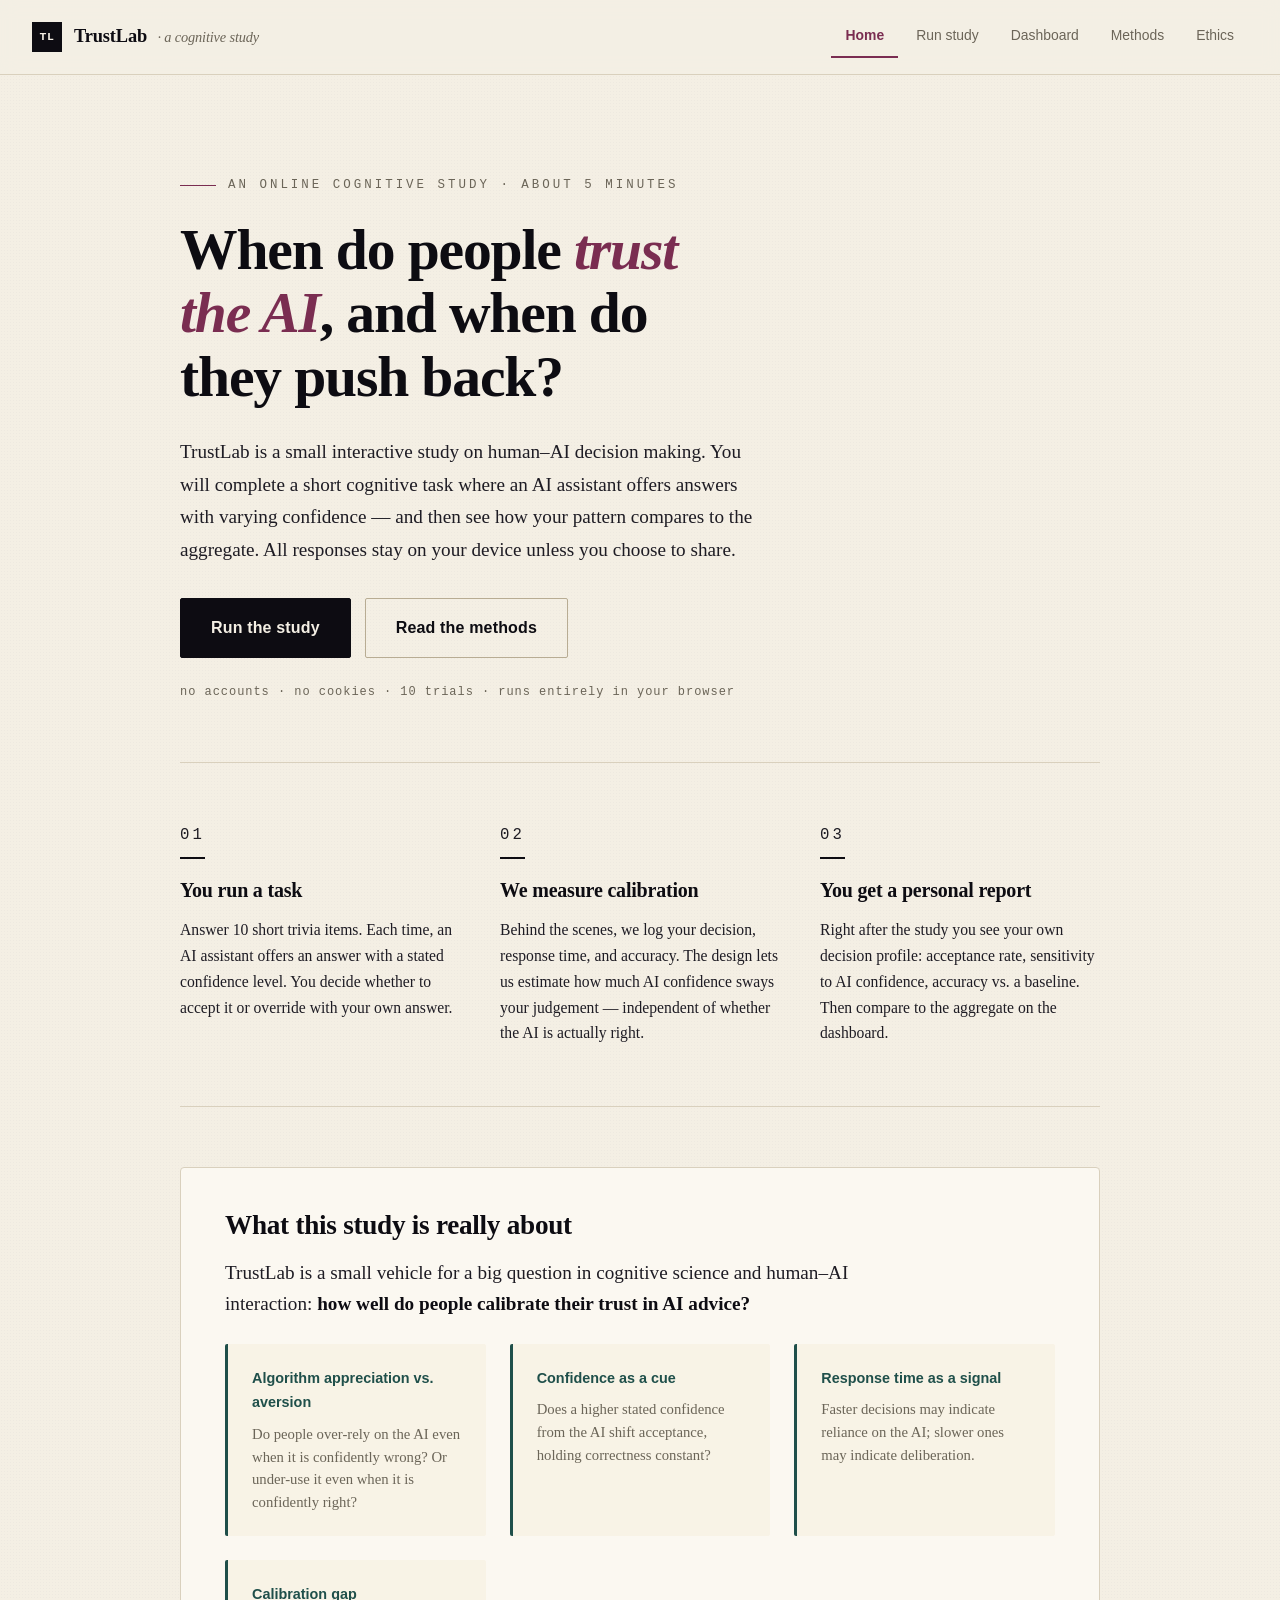
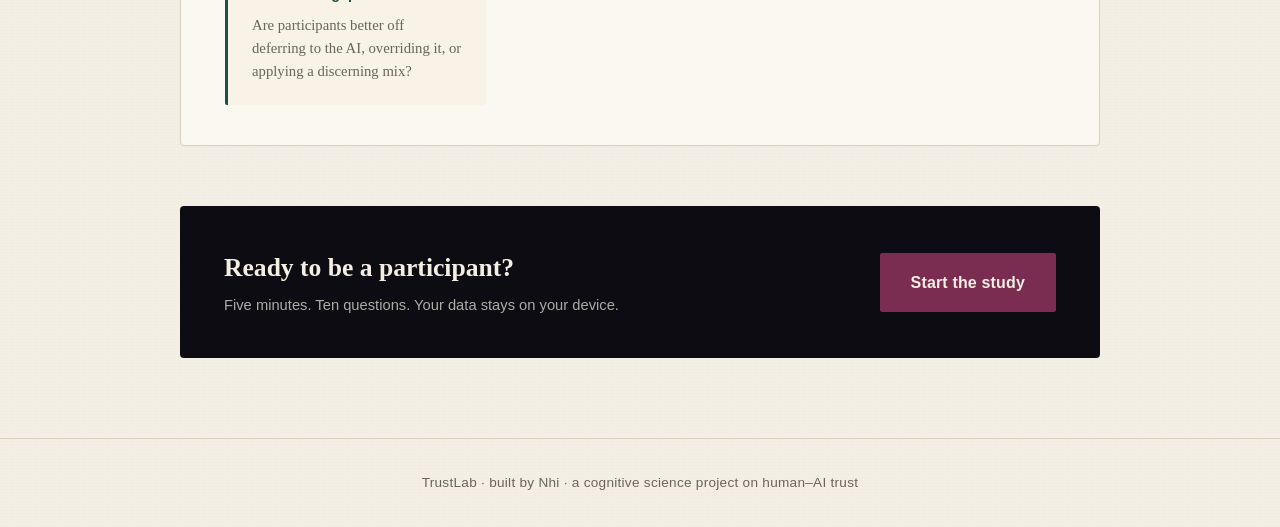
<file: index.html>
<!DOCTYPE html>
<html lang="en">
<head>
  <meta charset="UTF-8" />
  <meta name="viewport" content="width=device-width, initial-scale=1.0" />
  <title>TrustLab — Studying how people trust AI</title>
  <meta name="description" content="An interactive online study exploring how people calibrate trust in AI assistants. Run the experiment in 5 minutes and see your personal decision profile compared to the aggregate." />
  <link rel="icon" type="image/svg+xml" href="icons/icon.svg" />
  <link rel="stylesheet" href="css/base.css" />
  <link rel="stylesheet" href="css/home.css" />
</head>
<body>
  <header class="topbar">
    <a class="brand" href="index.html">
      <span class="brand__mark">TL</span>
      <span class="brand__name">TrustLab <em>· a cognitive study</em></span>
    </a>
    <nav class="nav">
      <a href="index.html">Home</a>
      <a href="experiment.html">Run study</a>
      <a href="dashboard.html">Dashboard</a>
      <a href="methodology.html">Methods</a>
      <a href="ethics.html">Ethics</a>
    </nav>
  </header>

  <main>
    <section class="hero">
      <p class="hero__kicker">An online cognitive study &middot; about 5 minutes</p>
      <h1 class="hero__title">
        When do people <em>trust the AI</em>, and when do they push back?
      </h1>
      <p class="hero__lede">
        TrustLab is a small interactive study on human&ndash;AI decision making.
        You will complete a short cognitive task where an AI assistant offers answers
        with varying confidence &mdash; and then see how your pattern compares to
        the aggregate. All responses stay on your device unless you choose to share.
      </p>
      <div class="hstack hero__cta">
        <a class="btn btn--primary btn--big" href="experiment.html">Run the study</a>
        <a class="btn btn--ghost btn--big" href="methodology.html">Read the methods</a>
      </div>
      <p class="hero__note">no accounts &middot; no cookies &middot; 10 trials &middot; runs entirely in your browser</p>
    </section>

    <section class="pillars">
      <article class="pillar">
        <p class="pillar__num">01</p>
        <h3>You run a task</h3>
        <p>Answer 10 short trivia items. Each time, an AI assistant offers an answer with a stated confidence level. You decide whether to accept it or override with your own answer.</p>
      </article>
      <article class="pillar">
        <p class="pillar__num">02</p>
        <h3>We measure calibration</h3>
        <p>Behind the scenes, we log your decision, response time, and accuracy. The design lets us estimate how much AI confidence sways your judgement &mdash; independent of whether the AI is actually right.</p>
      </article>
      <article class="pillar">
        <p class="pillar__num">03</p>
        <h3>You get a personal report</h3>
        <p>Right after the study you see your own decision profile: acceptance rate, sensitivity to AI confidence, accuracy vs. a baseline. Then compare to the aggregate on the dashboard.</p>
      </article>
    </section>

    <section class="card constructs">
      <h2>What this study is really about</h2>
      <p class="lede">
        TrustLab is a small vehicle for a big question in cognitive science and human&ndash;AI interaction:
        <strong>how well do people calibrate their trust in AI advice?</strong>
      </p>
      <div class="grid-2 constructs__grid">
        <div>
          <h3>Algorithm appreciation vs. aversion</h3>
          <p class="muted">Do people over-rely on the AI even when it is confidently wrong? Or under-use it even when it is confidently right?</p>
        </div>
        <div>
          <h3>Confidence as a cue</h3>
          <p class="muted">Does a higher stated confidence from the AI shift acceptance, holding correctness constant?</p>
        </div>
        <div>
          <h3>Response time as a signal</h3>
          <p class="muted">Faster decisions may indicate reliance on the AI; slower ones may indicate deliberation.</p>
        </div>
        <div>
          <h3>Calibration gap</h3>
          <p class="muted">Are participants better off deferring to the AI, overriding it, or applying a discerning mix?</p>
        </div>
      </div>
    </section>

    <section class="cta-strip">
      <div>
        <h2>Ready to be a participant?</h2>
        <p class="muted">Five minutes. Ten questions. Your data stays on your device.</p>
      </div>
      <a class="btn btn--primary btn--big" href="experiment.html">Start the study</a>
    </section>
  </main>

  <footer class="footer">
    <p>TrustLab &middot; built by Nhi &middot; a cognitive science project on human&ndash;AI trust</p>
  </footer>

  <script src="js/nav.js"></script>
</body>
</html>
</file>
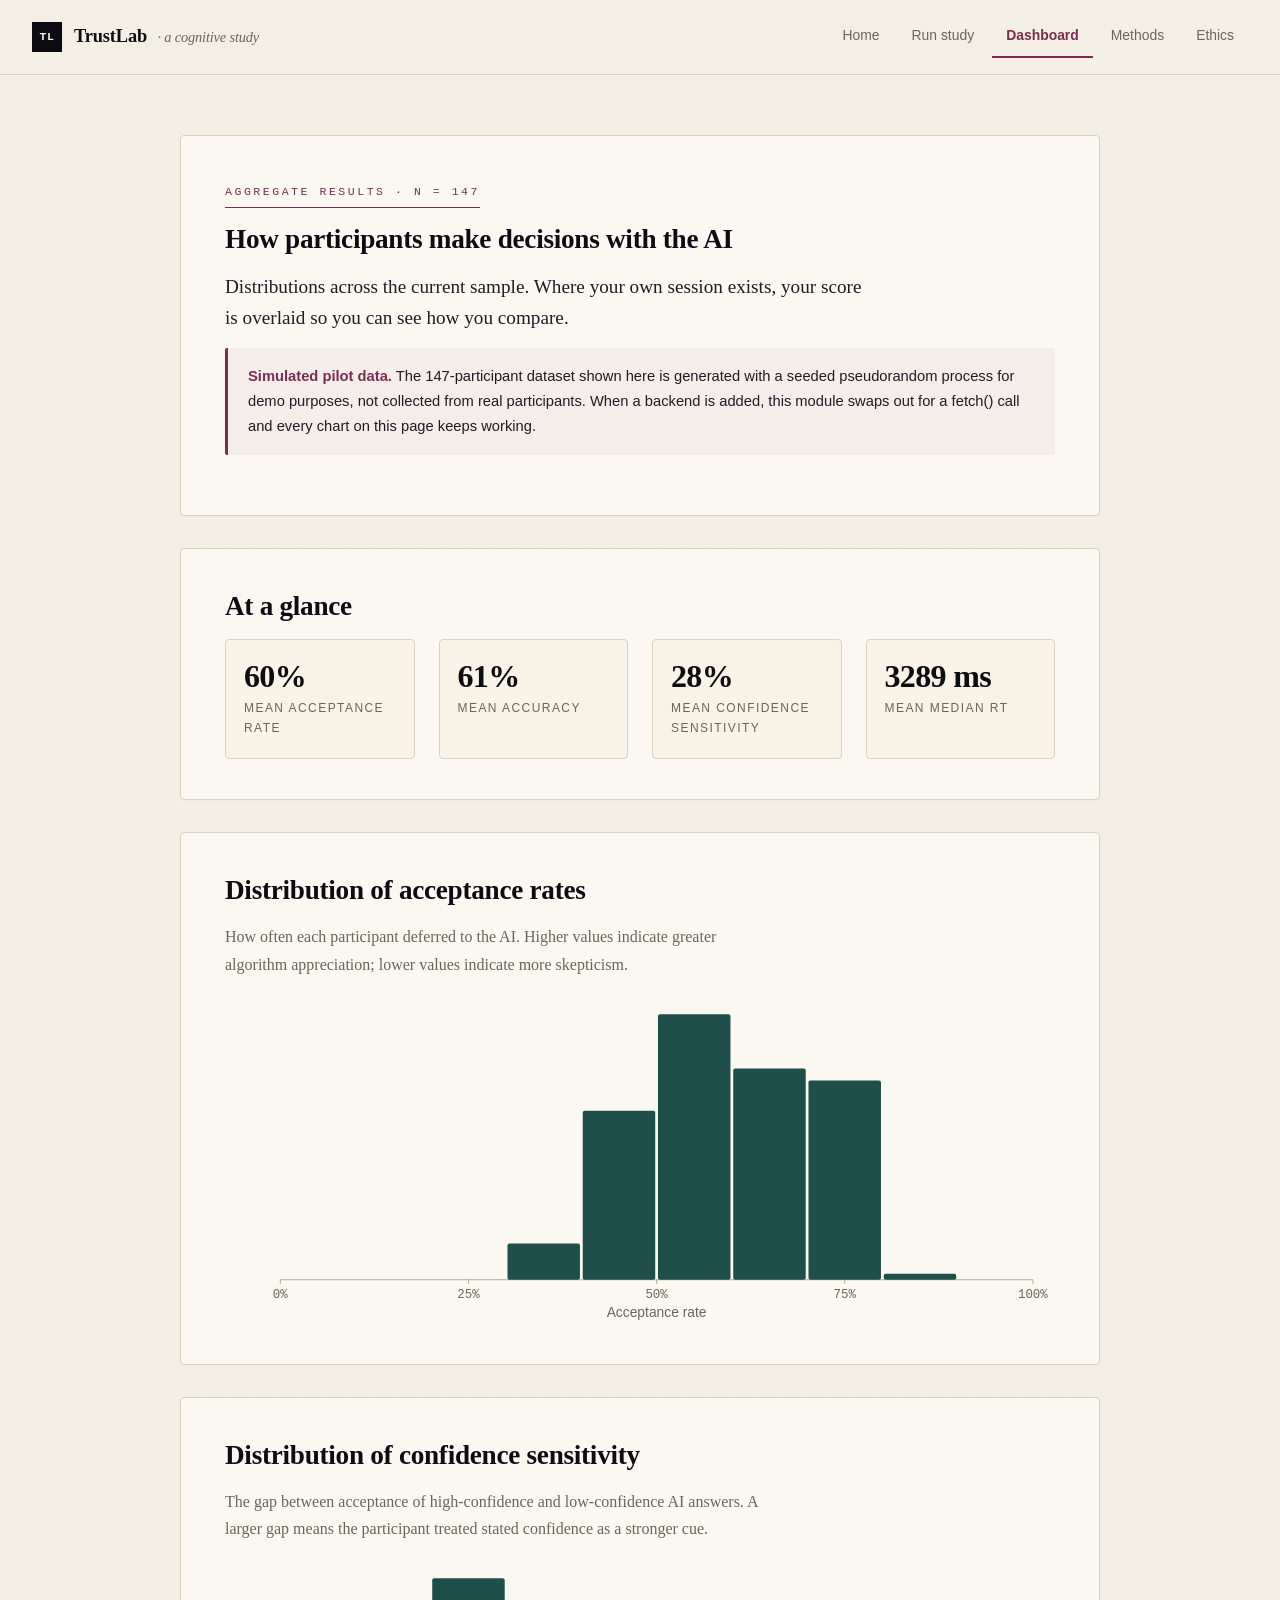
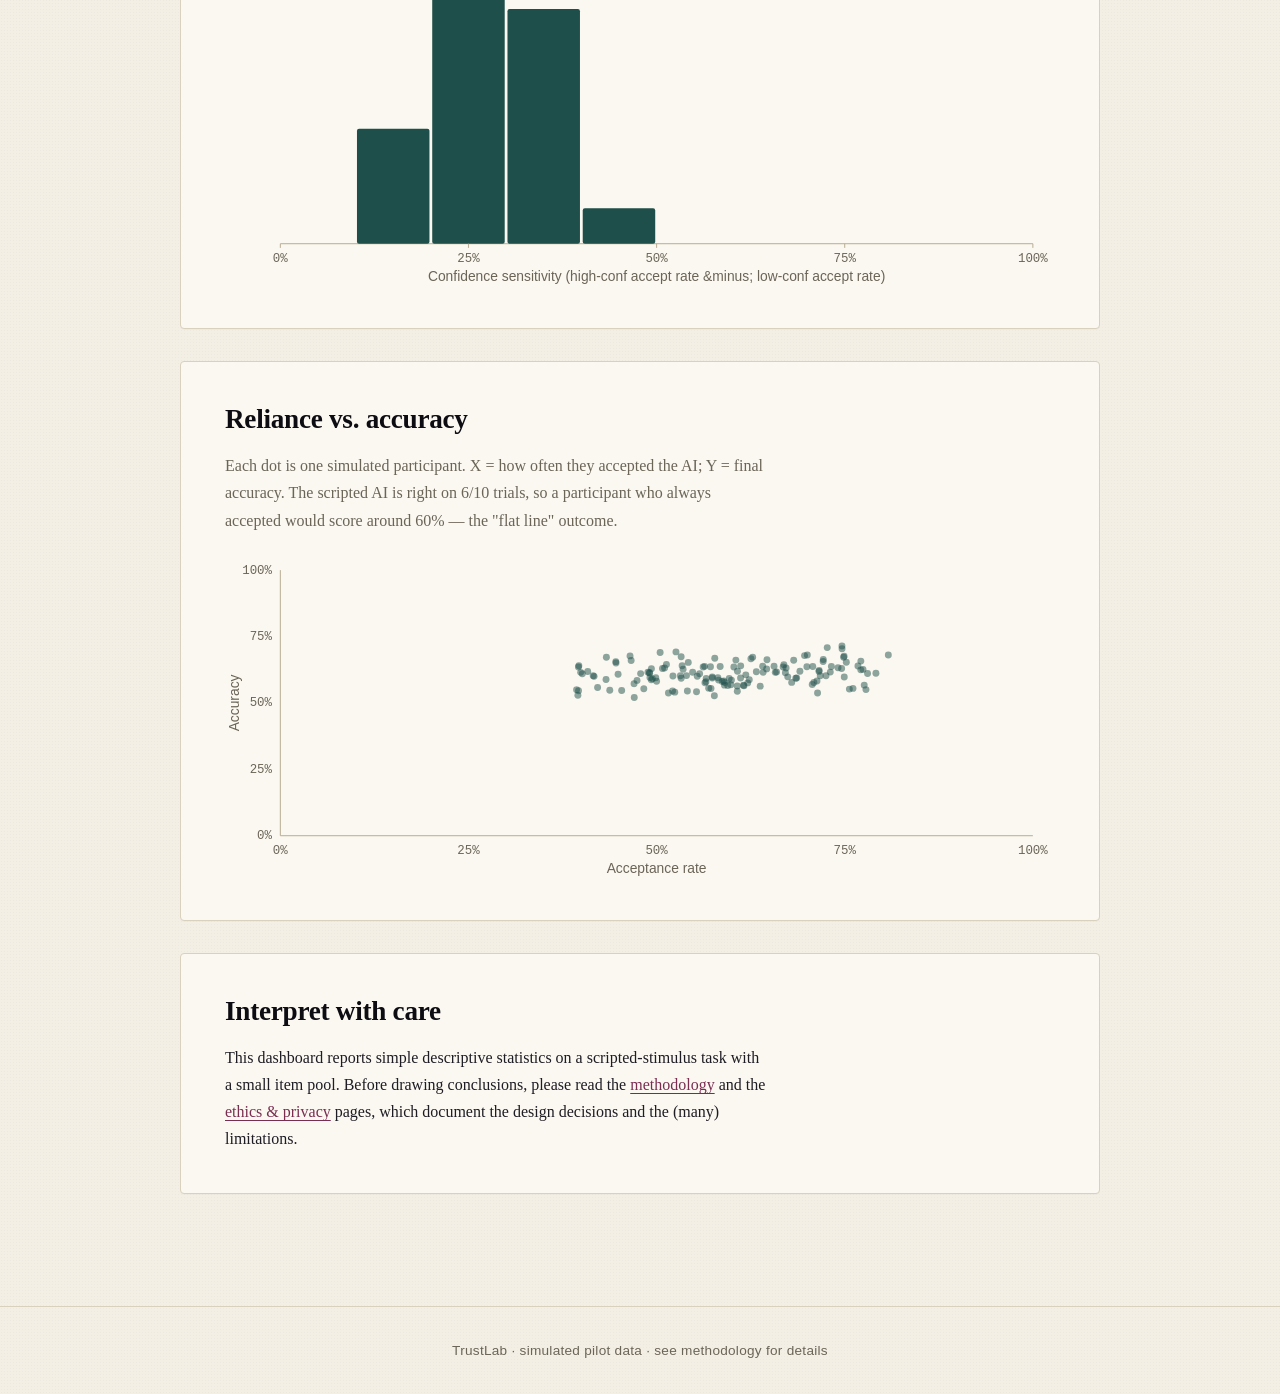
<file: dashboard.html>
<!DOCTYPE html>
<html lang="en">
<head>
  <meta charset="UTF-8" />
  <meta name="viewport" content="width=device-width, initial-scale=1.0" />
  <title>Aggregate dashboard — TrustLab</title>
  <link rel="icon" type="image/svg+xml" href="icons/icon.svg" />
  <link rel="stylesheet" href="css/base.css" />
  <link rel="stylesheet" href="css/data.css" />
</head>
<body>
  <header class="topbar">
    <a class="brand" href="index.html">
      <span class="brand__mark">TL</span>
      <span class="brand__name">TrustLab <em>· a cognitive study</em></span>
    </a>
    <nav class="nav">
      <a href="index.html">Home</a>
      <a href="experiment.html">Run study</a>
      <a href="dashboard.html">Dashboard</a>
      <a href="methodology.html">Methods</a>
      <a href="ethics.html">Ethics</a>
    </nav>
  </header>

  <svg class="chart-defs" aria-hidden="true">
    <defs>
      <linearGradient id="chart-grad-plum" x1="0" y1="0" x2="1" y2="0">
        <stop offset="0" stop-color="#7a2d51"/>
        <stop offset="1" stop-color="#a0426e"/>
      </linearGradient>
    </defs>
  </svg>

  <main>
    <div id="dash-root"></div>
  </main>

  <footer class="footer">
    <p>TrustLab &middot; simulated pilot data &middot; see methodology for details</p>
  </footer>

  <script src="js/store.js"></script>
  <script src="js/stimuli.js"></script>
  <script src="js/analytics.js"></script>
  <script src="js/aggregate.js"></script>
  <script src="js/charts.js"></script>
  <script src="js/dashboard.js"></script>
  <script src="js/nav.js"></script>
</body>
</html>
</file>
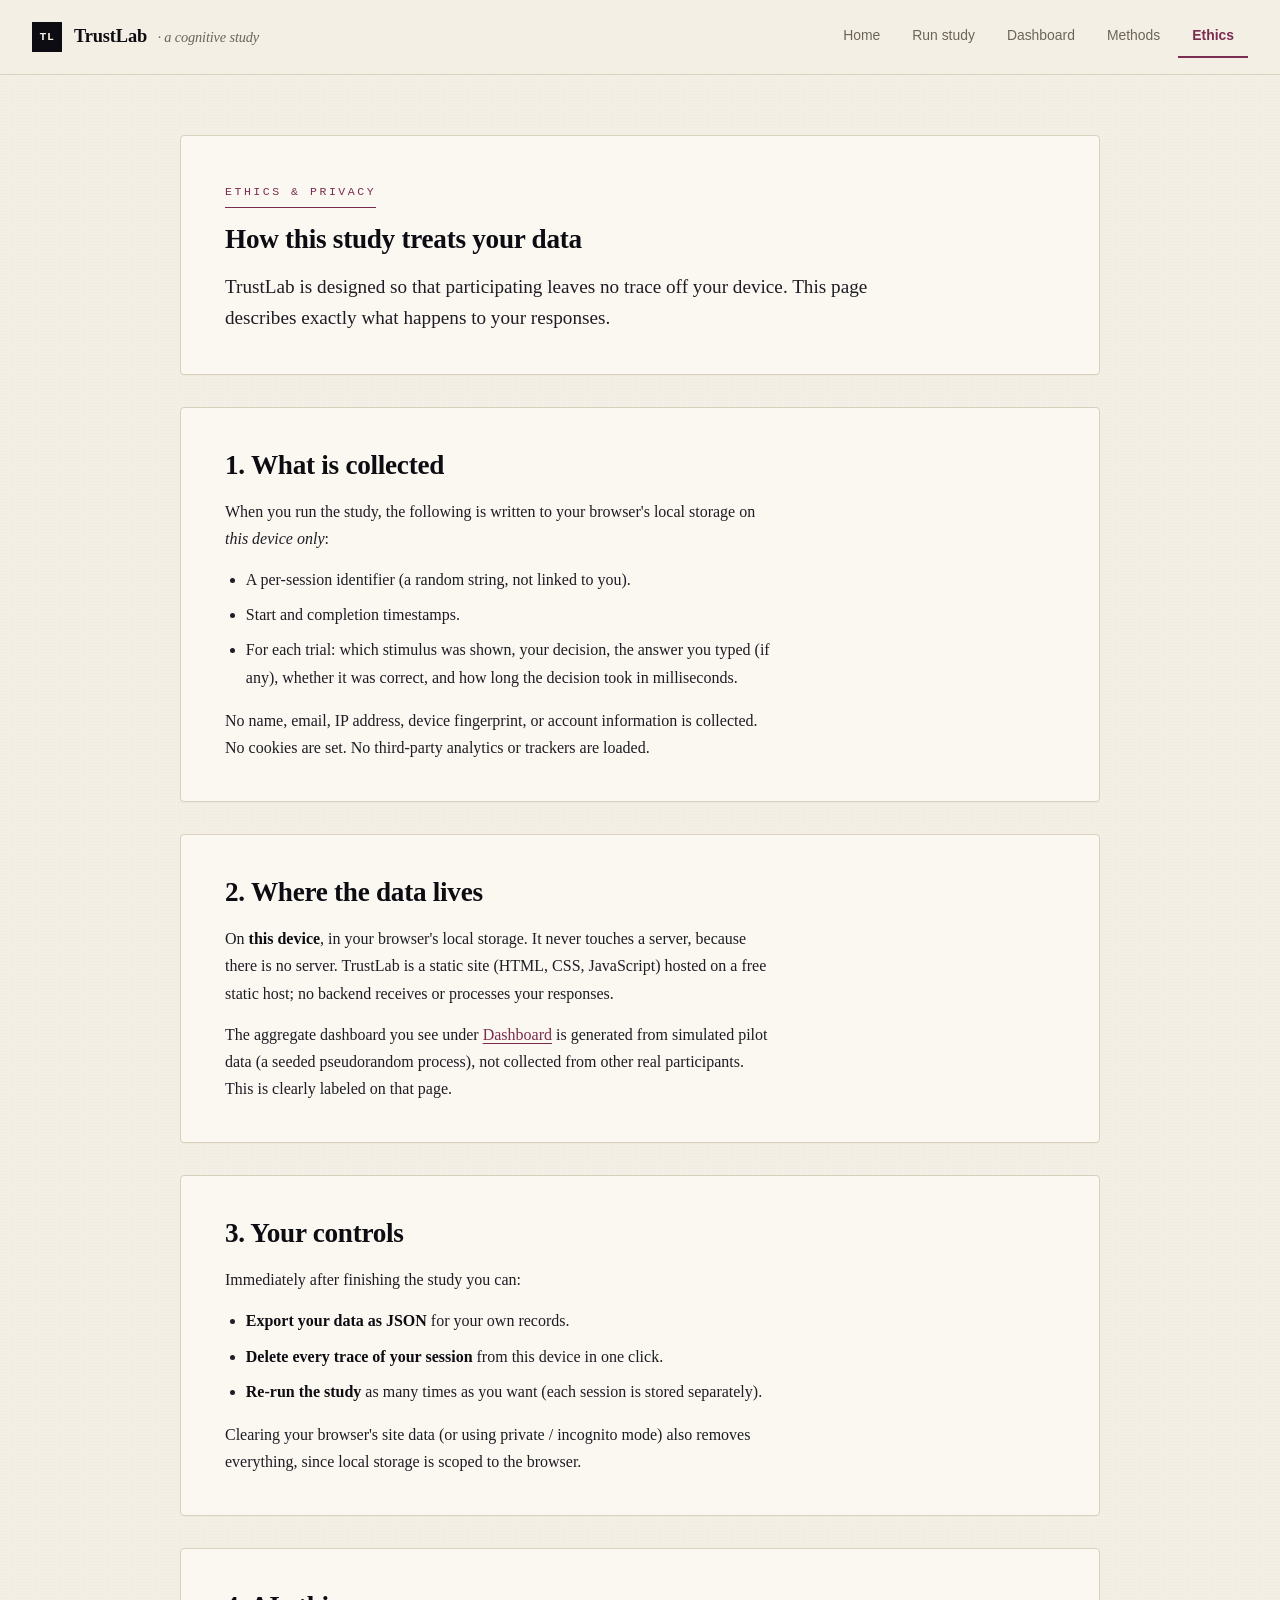
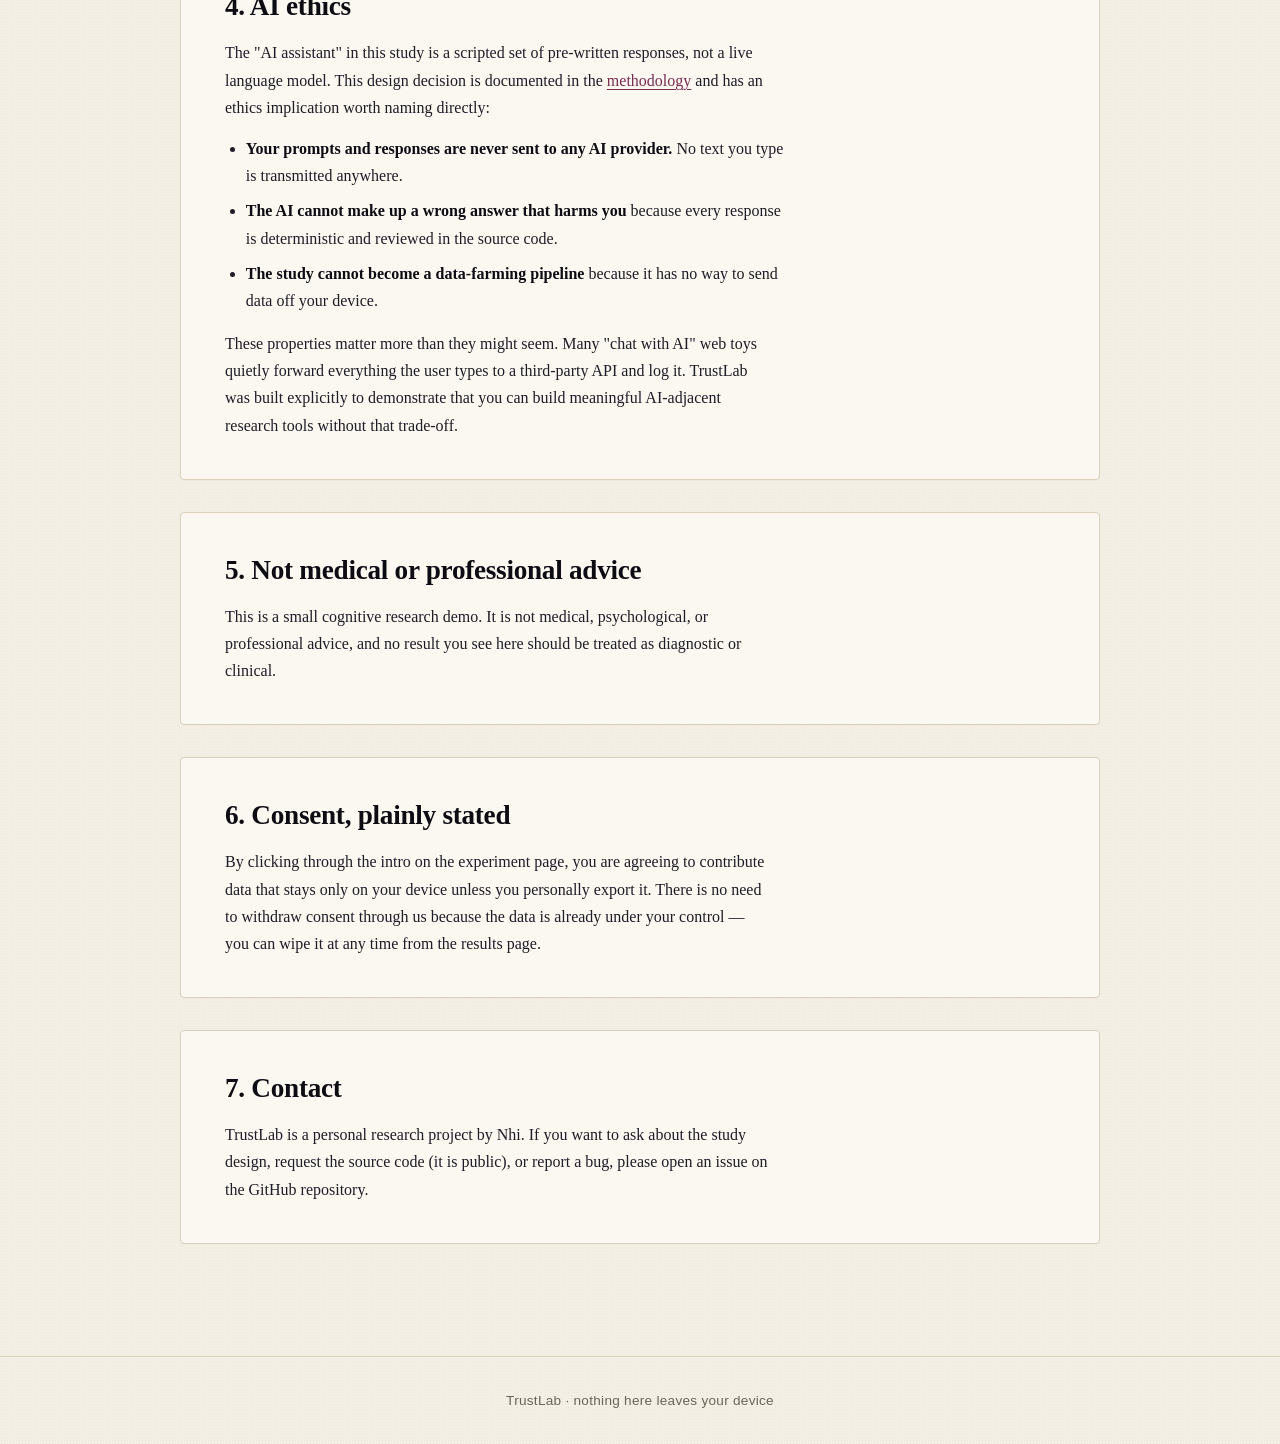
<file: ethics.html>
<!DOCTYPE html>
<html lang="en">
<head>
  <meta charset="UTF-8" />
  <meta name="viewport" content="width=device-width, initial-scale=1.0" />
  <title>Ethics &amp; privacy — TrustLab</title>
  <link rel="icon" type="image/svg+xml" href="icons/icon.svg" />
  <link rel="stylesheet" href="css/base.css" />
</head>
<body>
  <header class="topbar">
    <a class="brand" href="index.html">
      <span class="brand__mark">TL</span>
      <span class="brand__name">TrustLab <em>· a cognitive study</em></span>
    </a>
    <nav class="nav">
      <a href="index.html">Home</a>
      <a href="experiment.html">Run study</a>
      <a href="dashboard.html">Dashboard</a>
      <a href="methodology.html">Methods</a>
      <a href="ethics.html">Ethics</a>
    </nav>
  </header>

  <main>
    <section class="card">
      <p class="eyebrow">Ethics &amp; privacy</p>
      <h2>How this study treats your data</h2>
      <p class="lede">
        TrustLab is designed so that participating leaves no trace off your device.
        This page describes exactly what happens to your responses.
      </p>
    </section>

    <section class="card">
      <h2>1. What is collected</h2>
      <p>
        When you run the study, the following is written to your browser's local
        storage on <em>this device only</em>:
      </p>
      <ul style="margin-left:1.3rem;">
        <li>A per-session identifier (a random string, not linked to you).</li>
        <li>Start and completion timestamps.</li>
        <li>For each trial: which stimulus was shown, your decision, the answer you typed (if any), whether it was correct, and how long the decision took in milliseconds.</li>
      </ul>
      <p>
        No name, email, IP address, device fingerprint, or account information is
        collected. No cookies are set. No third-party analytics or trackers are loaded.
      </p>
    </section>

    <section class="card">
      <h2>2. Where the data lives</h2>
      <p>
        On <strong>this device</strong>, in your browser's local storage. It never
        touches a server, because there is no server. TrustLab is a static site
        (HTML, CSS, JavaScript) hosted on a free static host; no backend receives
        or processes your responses.
      </p>
      <p>
        The aggregate dashboard you see under <a class="link" href="dashboard.html">Dashboard</a>
        is generated from simulated pilot data (a seeded pseudorandom process), not
        collected from other real participants. This is clearly labeled on that page.
      </p>
    </section>

    <section class="card">
      <h2>3. Your controls</h2>
      <p>Immediately after finishing the study you can:</p>
      <ul style="margin-left:1.3rem;">
        <li><strong>Export your data as JSON</strong> for your own records.</li>
        <li><strong>Delete every trace of your session</strong> from this device in one click.</li>
        <li><strong>Re-run the study</strong> as many times as you want (each session is stored separately).</li>
      </ul>
      <p>Clearing your browser's site data (or using private / incognito mode) also removes everything, since local storage is scoped to the browser.</p>
    </section>

    <section class="card">
      <h2>4. AI ethics</h2>
      <p>
        The "AI assistant" in this study is a scripted set of pre-written responses,
        not a live language model. This design decision is documented in the
        <a class="link" href="methodology.html">methodology</a> and has an ethics
        implication worth naming directly:
      </p>
      <ul style="margin-left:1.3rem;">
        <li><strong>Your prompts and responses are never sent to any AI provider.</strong> No text you type is transmitted anywhere.</li>
        <li><strong>The AI cannot make up a wrong answer that harms you</strong> because every response is deterministic and reviewed in the source code.</li>
        <li><strong>The study cannot become a data-farming pipeline</strong> because it has no way to send data off your device.</li>
      </ul>
      <p>
        These properties matter more than they might seem. Many "chat with AI" web
        toys quietly forward everything the user types to a third-party API and log
        it. TrustLab was built explicitly to demonstrate that you can build meaningful
        AI-adjacent research tools without that trade-off.
      </p>
    </section>

    <section class="card">
      <h2>5. Not medical or professional advice</h2>
      <p>
        This is a small cognitive research demo. It is not medical, psychological,
        or professional advice, and no result you see here should be treated as
        diagnostic or clinical.
      </p>
    </section>

    <section class="card">
      <h2>6. Consent, plainly stated</h2>
      <p>
        By clicking through the intro on the experiment page, you are agreeing to
        contribute data that stays only on your device unless you personally export
        it. There is no need to withdraw consent through us because the data is
        already under your control &mdash; you can wipe it at any time from the
        results page.
      </p>
    </section>

    <section class="card">
      <h2>7. Contact</h2>
      <p>
        TrustLab is a personal research project by Nhi. If you want to ask about the
        study design, request the source code (it is public), or report a bug, please
        open an issue on the GitHub repository.
      </p>
    </section>
  </main>

  <footer class="footer">
    <p>TrustLab &middot; nothing here leaves your device</p>
  </footer>

  <script src="js/nav.js"></script>
</body>
</html>
</file>
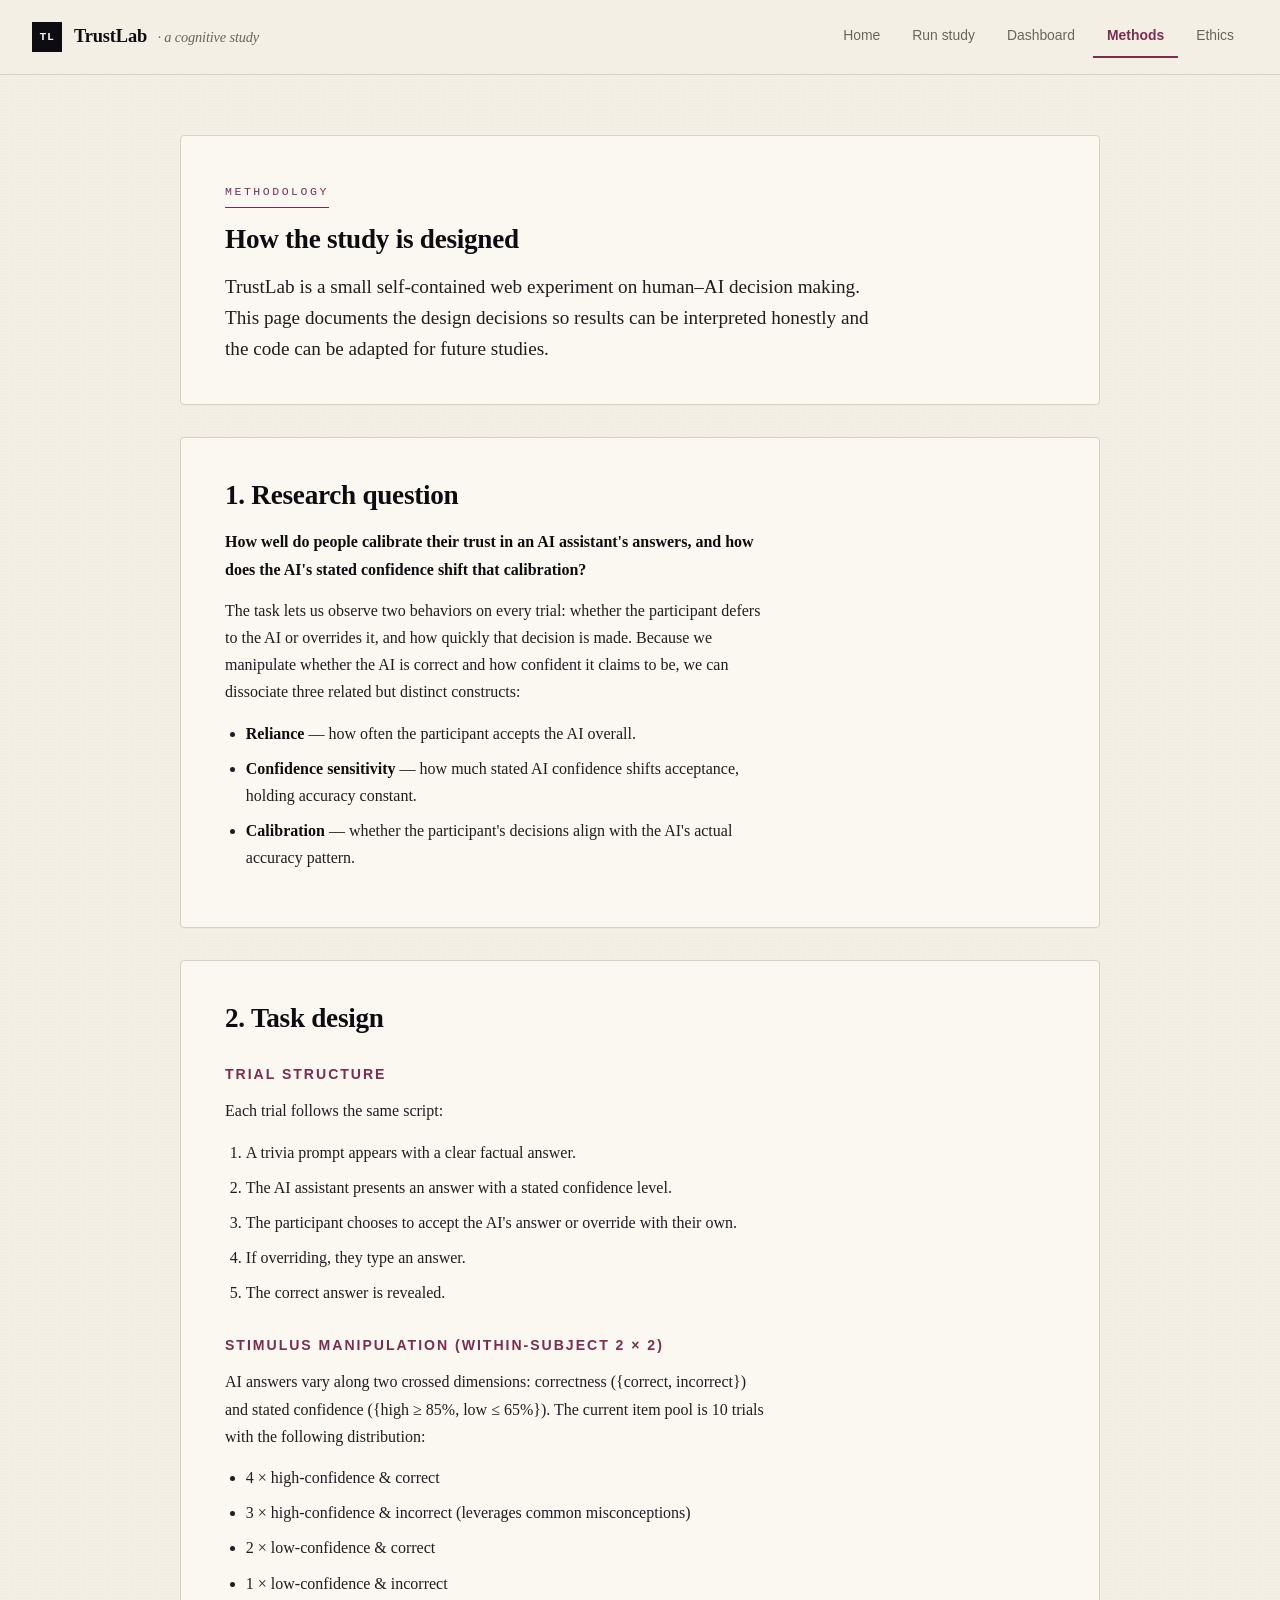
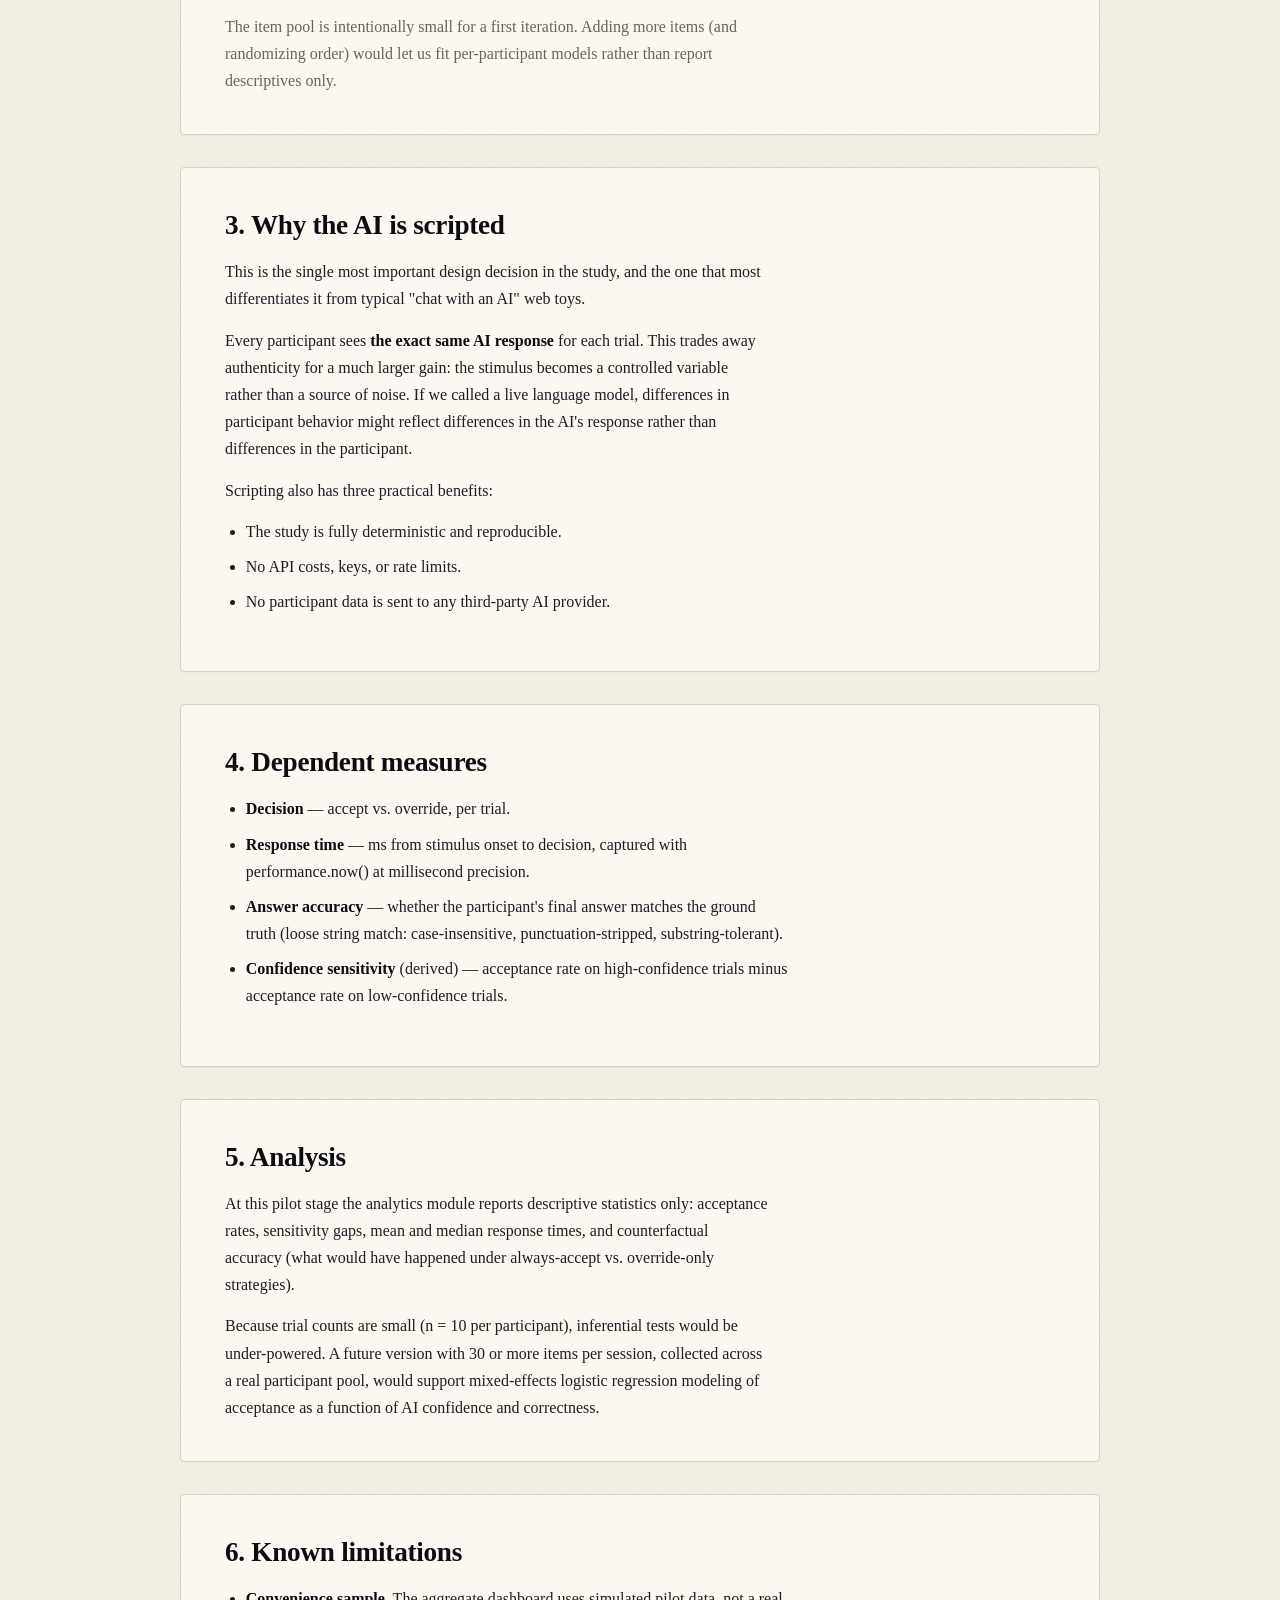
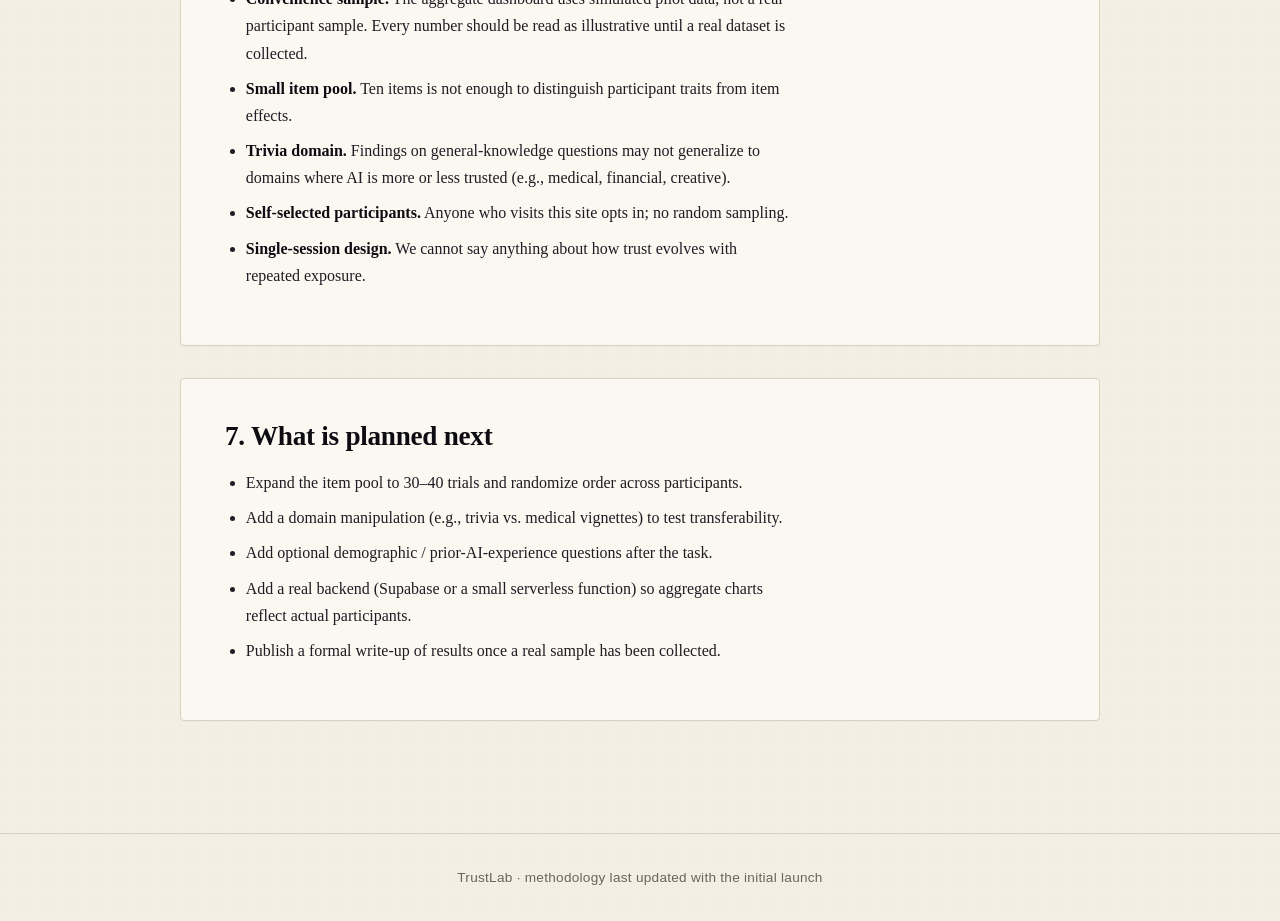
<file: methodology.html>
<!DOCTYPE html>
<html lang="en">
<head>
  <meta charset="UTF-8" />
  <meta name="viewport" content="width=device-width, initial-scale=1.0" />
  <title>Methodology — TrustLab</title>
  <link rel="icon" type="image/svg+xml" href="icons/icon.svg" />
  <link rel="stylesheet" href="css/base.css" />
</head>
<body>
  <header class="topbar">
    <a class="brand" href="index.html">
      <span class="brand__mark">TL</span>
      <span class="brand__name">TrustLab <em>· a cognitive study</em></span>
    </a>
    <nav class="nav">
      <a href="index.html">Home</a>
      <a href="experiment.html">Run study</a>
      <a href="dashboard.html">Dashboard</a>
      <a href="methodology.html">Methods</a>
      <a href="ethics.html">Ethics</a>
    </nav>
  </header>

  <main>
    <section class="card">
      <p class="eyebrow">Methodology</p>
      <h2>How the study is designed</h2>
      <p class="lede">
        TrustLab is a small self-contained web experiment on human&ndash;AI decision making.
        This page documents the design decisions so results can be interpreted honestly
        and the code can be adapted for future studies.
      </p>
    </section>

    <section class="card">
      <h2>1. Research question</h2>
      <p>
        <strong>How well do people calibrate their trust in an AI assistant's answers,
        and how does the AI's stated confidence shift that calibration?</strong>
      </p>
      <p>
        The task lets us observe two behaviors on every trial: whether the participant
        defers to the AI or overrides it, and how quickly that decision is made. Because
        we manipulate whether the AI is correct and how confident it claims to be, we
        can dissociate three related but distinct constructs:
      </p>
      <ul class="cs-list" style="margin-left:1.3rem;">
        <li><strong>Reliance</strong> &mdash; how often the participant accepts the AI overall.</li>
        <li><strong>Confidence sensitivity</strong> &mdash; how much stated AI confidence shifts acceptance, holding accuracy constant.</li>
        <li><strong>Calibration</strong> &mdash; whether the participant's decisions align with the AI's actual accuracy pattern.</li>
      </ul>
    </section>

    <section class="card">
      <h2>2. Task design</h2>
      <h3>Trial structure</h3>
      <p>Each trial follows the same script:</p>
      <ol style="margin-left:1.3rem;">
        <li>A trivia prompt appears with a clear factual answer.</li>
        <li>The AI assistant presents an answer with a stated confidence level.</li>
        <li>The participant chooses to accept the AI's answer or override with their own.</li>
        <li>If overriding, they type an answer.</li>
        <li>The correct answer is revealed.</li>
      </ol>
      <h3>Stimulus manipulation (within-subject 2 &times; 2)</h3>
      <p>
        AI answers vary along two crossed dimensions: correctness ({correct, incorrect})
        and stated confidence ({high &ge; 85%, low &le; 65%}). The current item pool is 10
        trials with the following distribution:
      </p>
      <ul style="margin-left:1.3rem;">
        <li>4 &times; high-confidence &amp; correct</li>
        <li>3 &times; high-confidence &amp; incorrect (leverages common misconceptions)</li>
        <li>2 &times; low-confidence &amp; correct</li>
        <li>1 &times; low-confidence &amp; incorrect</li>
      </ul>
      <p class="muted">
        The item pool is intentionally small for a first iteration. Adding more items
        (and randomizing order) would let us fit per-participant models rather than
        report descriptives only.
      </p>
    </section>

    <section class="card">
      <h2>3. Why the AI is scripted</h2>
      <p>
        This is the single most important design decision in the study, and the one
        that most differentiates it from typical "chat with an AI" web toys.
      </p>
      <p>
        Every participant sees <strong>the exact same AI response</strong> for each
        trial. This trades away authenticity for a much larger gain: the stimulus
        becomes a controlled variable rather than a source of noise. If we called a
        live language model, differences in participant behavior might reflect
        differences in the AI's response rather than differences in the participant.
      </p>
      <p>
        Scripting also has three practical benefits:
      </p>
      <ul style="margin-left:1.3rem;">
        <li>The study is fully deterministic and reproducible.</li>
        <li>No API costs, keys, or rate limits.</li>
        <li>No participant data is sent to any third-party AI provider.</li>
      </ul>
    </section>

    <section class="card">
      <h2>4. Dependent measures</h2>
      <ul style="margin-left:1.3rem;">
        <li><strong>Decision</strong> &mdash; accept vs. override, per trial.</li>
        <li><strong>Response time</strong> &mdash; ms from stimulus onset to decision, captured with performance.now() at millisecond precision.</li>
        <li><strong>Answer accuracy</strong> &mdash; whether the participant's final answer matches the ground truth (loose string match: case-insensitive, punctuation-stripped, substring-tolerant).</li>
        <li><strong>Confidence sensitivity</strong> (derived) &mdash; acceptance rate on high-confidence trials minus acceptance rate on low-confidence trials.</li>
      </ul>
    </section>

    <section class="card">
      <h2>5. Analysis</h2>
      <p>
        At this pilot stage the analytics module reports descriptive statistics only:
        acceptance rates, sensitivity gaps, mean and median response times, and
        counterfactual accuracy (what would have happened under always-accept vs.
        override-only strategies).
      </p>
      <p>
        Because trial counts are small (n = 10 per participant), inferential tests
        would be under-powered. A future version with 30 or more items per session,
        collected across a real participant pool, would support mixed-effects logistic
        regression modeling of acceptance as a function of AI confidence and correctness.
      </p>
    </section>

    <section class="card">
      <h2>6. Known limitations</h2>
      <ul style="margin-left:1.3rem;">
        <li><strong>Convenience sample.</strong> The aggregate dashboard uses simulated pilot data, not a real participant sample. Every number should be read as illustrative until a real dataset is collected.</li>
        <li><strong>Small item pool.</strong> Ten items is not enough to distinguish participant traits from item effects.</li>
        <li><strong>Trivia domain.</strong> Findings on general-knowledge questions may not generalize to domains where AI is more or less trusted (e.g., medical, financial, creative).</li>
        <li><strong>Self-selected participants.</strong> Anyone who visits this site opts in; no random sampling.</li>
        <li><strong>Single-session design.</strong> We cannot say anything about how trust evolves with repeated exposure.</li>
      </ul>
    </section>

    <section class="card">
      <h2>7. What is planned next</h2>
      <ul style="margin-left:1.3rem;">
        <li>Expand the item pool to 30&ndash;40 trials and randomize order across participants.</li>
        <li>Add a domain manipulation (e.g., trivia vs. medical vignettes) to test transferability.</li>
        <li>Add optional demographic / prior-AI-experience questions after the task.</li>
        <li>Add a real backend (Supabase or a small serverless function) so aggregate charts reflect actual participants.</li>
        <li>Publish a formal write-up of results once a real sample has been collected.</li>
      </ul>
    </section>
  </main>

  <footer class="footer">
    <p>TrustLab &middot; methodology last updated with the initial launch</p>
  </footer>

  <script src="js/nav.js"></script>
</body>
</html>
</file>
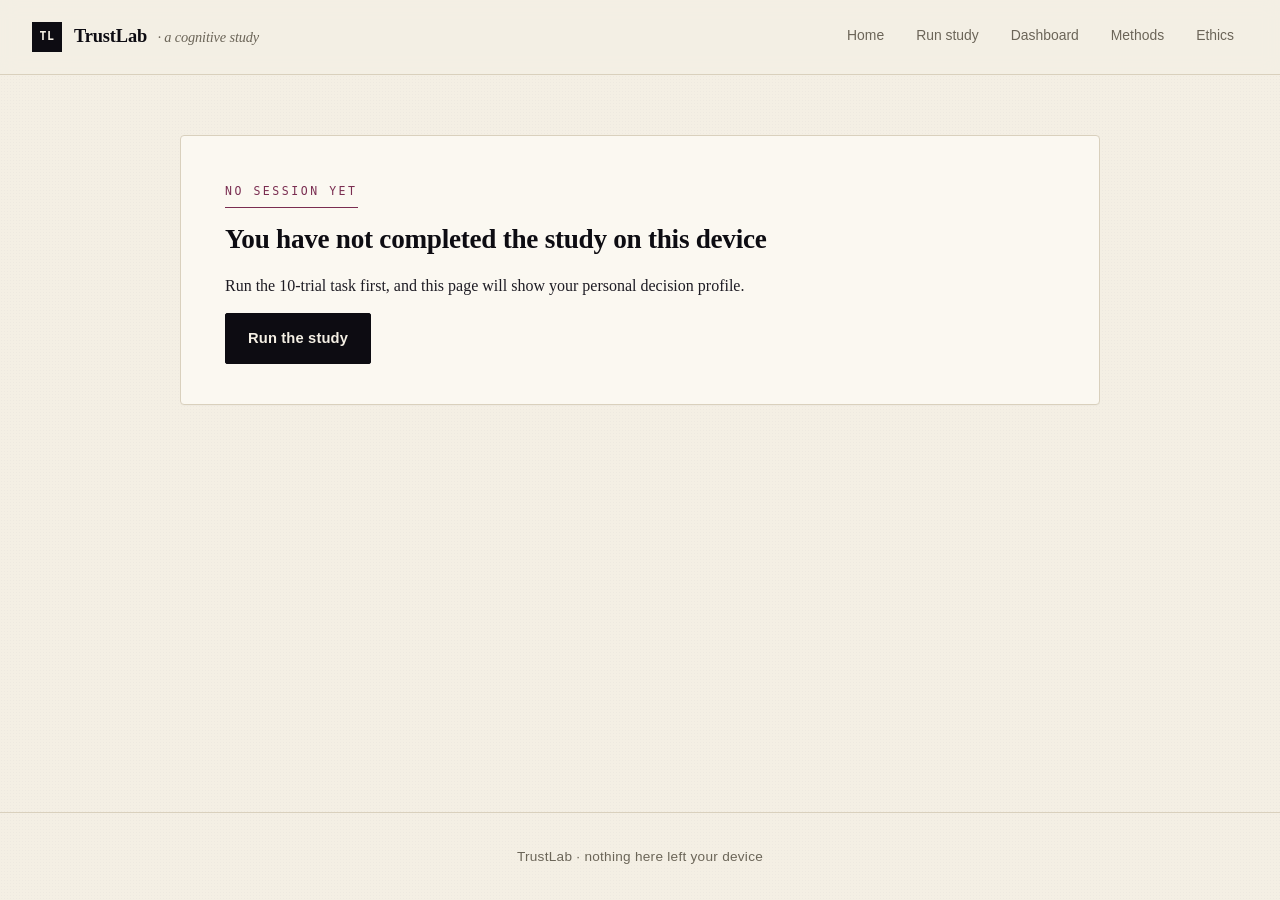
<file: results.html>
<!DOCTYPE html>
<html lang="en">
<head>
  <meta charset="UTF-8" />
  <meta name="viewport" content="width=device-width, initial-scale=1.0" />
  <title>Your results — TrustLab</title>
  <link rel="icon" type="image/svg+xml" href="icons/icon.svg" />
  <link rel="stylesheet" href="css/base.css" />
  <link rel="stylesheet" href="css/data.css" />
</head>
<body>
  <header class="topbar">
    <a class="brand" href="index.html">
      <span class="brand__mark">TL</span>
      <span class="brand__name">TrustLab <em>· a cognitive study</em></span>
    </a>
    <nav class="nav">
      <a href="index.html">Home</a>
      <a href="experiment.html">Run study</a>
      <a href="dashboard.html">Dashboard</a>
      <a href="methodology.html">Methods</a>
      <a href="ethics.html">Ethics</a>
    </nav>
  </header>

  <!-- Inline SVG defs used by chart primitives -->
  <svg class="chart-defs" aria-hidden="true">
    <defs>
      <linearGradient id="chart-grad-plum" x1="0" y1="0" x2="1" y2="0">
        <stop offset="0" stop-color="#7a2d51"/>
        <stop offset="1" stop-color="#a0426e"/>
      </linearGradient>
    </defs>
  </svg>

  <main>
    <div id="results-root"></div>
  </main>

  <footer class="footer">
    <p>TrustLab &middot; nothing here left your device</p>
  </footer>

  <script src="js/store.js"></script>
  <script src="js/stimuli.js"></script>
  <script src="js/analytics.js"></script>
  <script src="js/aggregate.js"></script>
  <script src="js/charts.js"></script>
  <script src="js/results.js"></script>
  <script src="js/nav.js"></script>
</body>
</html>
</file>
<file: css/base.css>
/* ===========================================================
   TrustLab — base styles
   Aesthetic: light editorial. Warm cream paper, deep charcoal
   text, plum accent, teal data ink, serif-forward typography.
   Meant to feel like a modern research institute publication.
   =========================================================== */

:root {
  /* Palette — light editorial */
  --paper: #f4efe4;        /* page background: warm cream */
  --paper-2: #ebe4d3;      /* subtle inset */
  --card: #fbf8f1;         /* raised surfaces: near-white cream */
  --card-2: #f8f3e6;       /* nested inset */
  --rule: #d9d0bd;         /* soft warm gray dividers */
  --rule-strong: #b8ac93;

  --ink: #1e1c24;          /* body text: deep charcoal */
  --ink-strong: #0d0c12;   /* headings: near black */
  --ink-muted: #6b6558;    /* warm gray for meta */

  --plum: #7a2d51;         /* primary accent */
  --plum-2: #a0426e;       /* lighter accent */
  --teal: #1f4f4a;         /* secondary / data */
  --teal-2: #2f7a72;
  --danger: #a83a3a;
  --success: #2f6a3e;

  /* Type */
  --serif: "Iowan Old Style", "Charter", "Georgia", "Times New Roman", serif;
  --sans:  -apple-system, BlinkMacSystemFont, "Inter", "Helvetica Neue", Arial, sans-serif;
  --mono:  ui-monospace, SFMono-Regular, "SF Mono", Menlo, Consolas, monospace;

  --radius: 4px;           /* editorial: minimal rounding */
  --radius-lg: 8px;
  --gap: 24px;
  --maxw: 1000px;
  --measure: 68ch;         /* comfortable line length */
}

* { box-sizing: border-box; margin: 0; padding: 0; }
html { scroll-behavior: smooth; }

body {
  font-family: var(--serif);
  background: var(--paper);
  color: var(--ink);
  line-height: 1.7;
  min-height: 100vh;
  display: flex;
  flex-direction: column;
  overflow-x: hidden;
  /* Subtle paper-grain texture */
  background-image:
    radial-gradient(rgba(30, 28, 36, 0.025) 1px, transparent 1px);
  background-size: 3px 3px;
}

/* ---------- Top bar ---------- */
.topbar {
  position: sticky; top: 0; z-index: 40;
  display: flex; align-items: center; justify-content: space-between;
  padding: 16px 32px;
  background: rgba(244, 239, 228, 0.92);
  backdrop-filter: blur(8px);
  border-bottom: 1px solid var(--rule);
  font-family: var(--sans);
}
.brand {
  display: flex; align-items: baseline; gap: 12px;
  color: var(--ink-strong);
  text-decoration: none;
  font-weight: 700;
  letter-spacing: -0.01em;
}
.brand__mark {
  display: inline-grid; place-items: center;
  width: 30px; height: 30px;
  background: var(--ink-strong);
  color: var(--paper);
  font-weight: 900; font-size: 0.72rem;
  font-family: var(--mono);
  letter-spacing: 0.05em;
  align-self: center;
}
.brand__name {
  font-family: var(--serif);
  font-size: 1.15rem;
  font-weight: 700;
}
.brand__name em {
  font-style: italic;
  color: var(--ink-muted);
  font-weight: 400;
  margin-left: 6px;
  font-size: 0.9rem;
}
.nav {
  display: flex; align-items: center; gap: 4px;
  font-size: 0.87rem;
  font-family: var(--sans);
}
.nav a {
  color: var(--ink-muted);
  text-decoration: none;
  padding: 8px 14px;
  border-bottom: 2px solid transparent;
  transition: color 0.15s ease, border-color 0.15s ease;
}
.nav a:hover { color: var(--ink-strong); border-bottom-color: var(--rule-strong); }
.nav a.active {
  color: var(--plum);
  border-bottom-color: var(--plum);
  font-weight: 600;
}

/* ---------- Layout ---------- */
main {
  flex: 1;
  width: min(var(--maxw), 100%);
  margin: 0 auto;
  padding: 60px 40px 80px;
}

.footer {
  border-top: 1px solid var(--rule);
  padding: 32px;
  text-align: center;
  color: var(--ink-muted);
  font-family: var(--sans);
  font-size: 0.85rem;
  letter-spacing: 0.02em;
}

/* ---------- Editorial section numbering ---------- */
.card {
  position: relative;
  background: var(--card);
  border: 1px solid var(--rule);
  border-radius: var(--radius);
  padding: 40px 44px;
  margin-bottom: 32px;
  box-shadow: 0 1px 0 rgba(0, 0, 0, 0.02);
  max-width: 100%;
}
.card h2 {
  font-family: var(--serif);
  font-size: 1.7rem;
  font-weight: 700;
  color: var(--ink-strong);
  line-height: 1.25;
  margin-bottom: 16px;
  letter-spacing: -0.01em;
}
.card h3 {
  font-family: var(--sans);
  font-size: 0.88rem;
  text-transform: uppercase;
  letter-spacing: 0.14em;
  color: var(--plum);
  font-weight: 700;
  margin: 28px 0 10px;
}
.card p {
  max-width: var(--measure);
  margin-bottom: 14px;
}
.card p:last-child { margin-bottom: 0; }
.card ul, .card ol {
  margin: 12px 0 16px 1.4rem;
  max-width: var(--measure);
}
.card li { margin-bottom: 8px; }

/* ---------- Buttons (editorial: understated, sharp) ---------- */
.btn {
  display: inline-flex; align-items: center; justify-content: center;
  gap: 8px;
  padding: 12px 22px;
  border-radius: 2px;
  font-weight: 600;
  font-size: 0.92rem;
  font-family: var(--sans);
  text-decoration: none;
  cursor: pointer;
  border: 1px solid transparent;
  letter-spacing: 0.01em;
  transition: transform 0.1s ease, background 0.15s ease, color 0.15s ease, border-color 0.15s ease;
}
.btn:hover { transform: translateY(-1px); }
.btn--primary {
  background: var(--ink-strong);
  color: var(--paper);
  border-color: var(--ink-strong);
}
.btn--primary:hover { background: var(--plum); border-color: var(--plum); }
.btn--ghost {
  background: transparent;
  color: var(--ink-strong);
  border-color: var(--rule-strong);
}
.btn--ghost:hover { border-color: var(--ink-strong); }
.btn--big { padding: 15px 30px; font-size: 1rem; }

/* ---------- Typography helpers ---------- */
.eyebrow {
  display: inline-block;
  font-family: var(--mono);
  color: var(--plum);
  font-size: 0.72rem;
  text-transform: uppercase;
  letter-spacing: 0.22em;
  margin-bottom: 14px;
  padding-bottom: 6px;
  border-bottom: 1px solid var(--plum);
}
.lede {
  font-family: var(--serif);
  font-size: 1.2rem;
  color: var(--ink);
  line-height: 1.6;
  max-width: var(--measure);
  font-weight: 400;
}
.muted { color: var(--ink-muted); }
.mono { font-family: var(--mono); font-size: 0.88em; }
.serif { font-family: var(--serif); }
.sans { font-family: var(--sans); }

/* Underlined academic links inside prose */
.link, .card a:not(.btn) {
  color: var(--plum);
  text-decoration: underline;
  text-decoration-thickness: 1px;
  text-underline-offset: 3px;
  transition: color 0.15s ease;
}
.link:hover, .card a:not(.btn):hover { color: var(--ink-strong); }

/* Emphasis */
em { font-style: italic; }
strong { color: var(--ink-strong); font-weight: 700; }

/* Horizontal rule = thin line + small caps label optional */
hr.rule {
  border: none;
  border-top: 1px solid var(--rule);
  margin: 40px 0;
}

/* ---------- Utility grids ---------- */
.hstack { display: flex; align-items: center; gap: 14px; flex-wrap: wrap; }
.vstack { display: flex; flex-direction: column; gap: 14px; }
.grid-2 { display: grid; grid-template-columns: repeat(auto-fit, minmax(240px, 1fr)); gap: var(--gap); }
.grid-3 { display: grid; grid-template-columns: repeat(auto-fit, minmax(200px, 1fr)); gap: var(--gap); }
.grid-4 { display: grid; grid-template-columns: repeat(auto-fit, minmax(170px, 1fr)); gap: var(--gap); }

@media (max-width: 720px) {
  main { padding: 32px 20px 60px; }
  .card { padding: 28px 24px; }
  .card h2 { font-size: 1.4rem; }
  .nav a { padding: 6px 10px; font-size: 0.8rem; }
}
@media (max-width: 520px) {
  .brand__name em { display: none; }
  .nav { gap: 0; }
}
</file>
<file: css/home.css>
/* Landing page: editorial, typographic, quiet. */

.hero {
  padding: 40px 0 60px;
  border-bottom: 1px solid var(--rule);
  margin-bottom: 60px;
}
.hero__kicker {
  font-family: var(--mono);
  color: var(--ink-muted);
  font-size: 0.78rem;
  text-transform: uppercase;
  letter-spacing: 0.24em;
  margin-bottom: 22px;
  display: flex;
  align-items: center;
  gap: 12px;
}
.hero__kicker::before {
  content: "";
  display: inline-block;
  width: 36px; height: 1px;
  background: var(--plum);
}
.hero__title {
  font-family: var(--serif);
  font-weight: 700;
  font-size: clamp(2.4rem, 5.5vw, 3.6rem);
  line-height: 1.1;
  letter-spacing: -0.02em;
  color: var(--ink-strong);
  max-width: 20ch;
  margin-bottom: 28px;
}
.hero__title em {
  font-style: italic;
  color: var(--plum);
}
.hero__lede {
  font-size: 1.2rem;
  margin-bottom: 32px;
  max-width: 60ch;
}
.hero__cta { margin-bottom: 24px; }
.hero__note {
  font-family: var(--mono);
  color: var(--ink-muted);
  font-size: 0.75rem;
  letter-spacing: 0.08em;
}

/* Pillars — editorial numbered list, not cards */
.pillars {
  display: grid;
  grid-template-columns: repeat(auto-fit, minmax(240px, 1fr));
  gap: 40px;
  margin-bottom: 60px;
  padding-bottom: 60px;
  border-bottom: 1px solid var(--rule);
}
.pillar { }
.pillar__num {
  font-family: var(--mono);
  font-size: 0.75rem;
  color: var(--plum);
  letter-spacing: 0.2em;
  margin-bottom: 14px;
  padding-bottom: 8px;
  border-bottom: 2px solid var(--ink-strong);
  width: fit-content;
}
.pillar h3 {
  font-family: var(--serif);
  font-size: 1.25rem;
  font-weight: 700;
  color: var(--ink-strong);
  margin-bottom: 10px;
  letter-spacing: -0.01em;
}
.pillar p {
  color: var(--ink);
  font-size: 0.98rem;
  line-height: 1.65;
}

/* Constructs grid — like footnotes in a paper */
.constructs__grid {
  margin-top: 24px;
}
.constructs__grid > div {
  background: var(--card-2);
  padding: 22px 24px;
  border-radius: 2px;
  border-left: 3px solid var(--teal);
}
.constructs__grid h3 {
  font-family: var(--sans);
  font-size: 0.9rem;
  text-transform: none;
  letter-spacing: 0;
  color: var(--teal);
  margin: 0 0 8px;
  font-weight: 700;
}
.constructs__grid p {
  color: var(--ink-muted);
  font-size: 0.92rem;
  line-height: 1.55;
  max-width: none;
  margin: 0;
}

/* Bottom CTA strip */
.cta-strip {
  margin-top: 60px;
  padding: 40px 44px;
  background: var(--ink-strong);
  color: var(--paper);
  border-radius: var(--radius);
  display: flex;
  align-items: center;
  justify-content: space-between;
  gap: 24px;
  flex-wrap: wrap;
}
.cta-strip h2 {
  font-family: var(--serif);
  font-size: 1.6rem;
  color: var(--paper);
  margin-bottom: 4px;
}
.cta-strip p {
  color: rgba(244, 239, 228, 0.7);
  font-family: var(--sans);
  font-size: 0.92rem;
  margin: 0;
  max-width: none;
}
.cta-strip .btn--primary {
  background: var(--plum);
  color: var(--paper);
  border-color: var(--plum);
}
.cta-strip .btn--primary:hover {
  background: var(--plum-2);
  border-color: var(--plum-2);
}

@media (max-width: 720px) {
  .cta-strip { padding: 28px 24px; }
  .cta-strip h2 { font-size: 1.3rem; }
}
</file>
<file: css/data.css>
/* Charts + stat boxes + tables — editorial theme */

.stat-box {
  background: var(--card-2);
  border: 1px solid var(--rule);
  border-radius: var(--radius);
  padding: 20px 18px;
  text-align: left;
  display: flex; flex-direction: column; gap: 6px;
  transition: border-color 0.15s ease, transform 0.15s ease;
}
.stat-box:hover { border-color: var(--ink-strong); transform: translateY(-2px); }
.stat-value {
  font-family: var(--serif);
  font-size: 2rem;
  font-weight: 700;
  color: var(--ink-strong);
  line-height: 1;
  letter-spacing: -0.02em;
}
.stat-label {
  font-family: var(--sans);
  color: var(--ink-muted);
  font-size: 0.75rem;
  text-transform: uppercase;
  letter-spacing: 0.12em;
}

/* Charts */
.chart {
  width: 100%; height: auto; display: block;
  margin-top: 12px;
}
.chart-empty { color: var(--ink-muted); font-style: italic; padding: 16px 0; }

.chart-track  { fill: var(--rule); }
.chart-bar    { fill: var(--teal); }
.chart-bar--hi{ fill: url(#chart-grad-plum); }
.chart-label  { fill: var(--ink); font-size: 20px; font-family: var(--sans); }
.chart-value  { fill: var(--ink-strong); font-size: 20px; font-family: var(--mono); font-weight: 600; }
.chart-tick   { fill: var(--ink-muted); font-size: 18px; font-family: var(--mono); }
.chart-axis   { stroke: var(--rule-strong); stroke-width: 1; }
.chart-axis-title { fill: var(--ink-muted); font-size: 20px; font-family: var(--sans); }
.chart-dot    { fill: var(--teal); opacity: 0.5; }
.chart-dot--you { fill: var(--plum); opacity: 1; stroke: var(--card); stroke-width: 3; }
.chart-marker { stroke: var(--plum); stroke-width: 2; stroke-dasharray: 6 4; }
.chart-marker-tag { fill: var(--plum); }
.chart-marker-text { fill: var(--paper); font-family: var(--mono); font-size: 14px; font-weight: 700; letter-spacing: 0.06em; }
.chart-marker-text--dark { fill: var(--plum); }

.chart-defs { position: absolute; width: 0; height: 0; overflow: hidden; }

/* Tables */
.results-table {
  width: 100%;
  border-collapse: collapse;
  margin-top: 16px;
  font-family: var(--sans);
  font-size: 0.9rem;
}
.results-table th {
  text-align: left;
  padding: 10px 14px;
  border-bottom: 2px solid var(--ink-strong);
  color: var(--ink-strong);
  font-weight: 700;
  font-size: 0.72rem;
  text-transform: uppercase;
  letter-spacing: 0.12em;
}
.results-table td {
  padding: 10px 14px;
  border-bottom: 1px solid var(--rule);
  color: var(--ink);
}
.results-table tr:hover td { background: var(--card-2); }
.results-table .ok  { color: var(--success); font-weight: 600; }
.results-table .bad { color: var(--danger); font-weight: 600; }

/* Simulated-data notice — feels like an editorial footnote */
.notice {
  padding: 16px 20px;
  border-left: 3px solid var(--plum);
  background: rgba(122, 45, 81, 0.05);
  border-radius: 2px;
  color: var(--ink);
  margin-bottom: 20px;
  font-size: 0.92rem;
  font-family: var(--sans);
}
.notice strong { color: var(--plum); }
</file>
